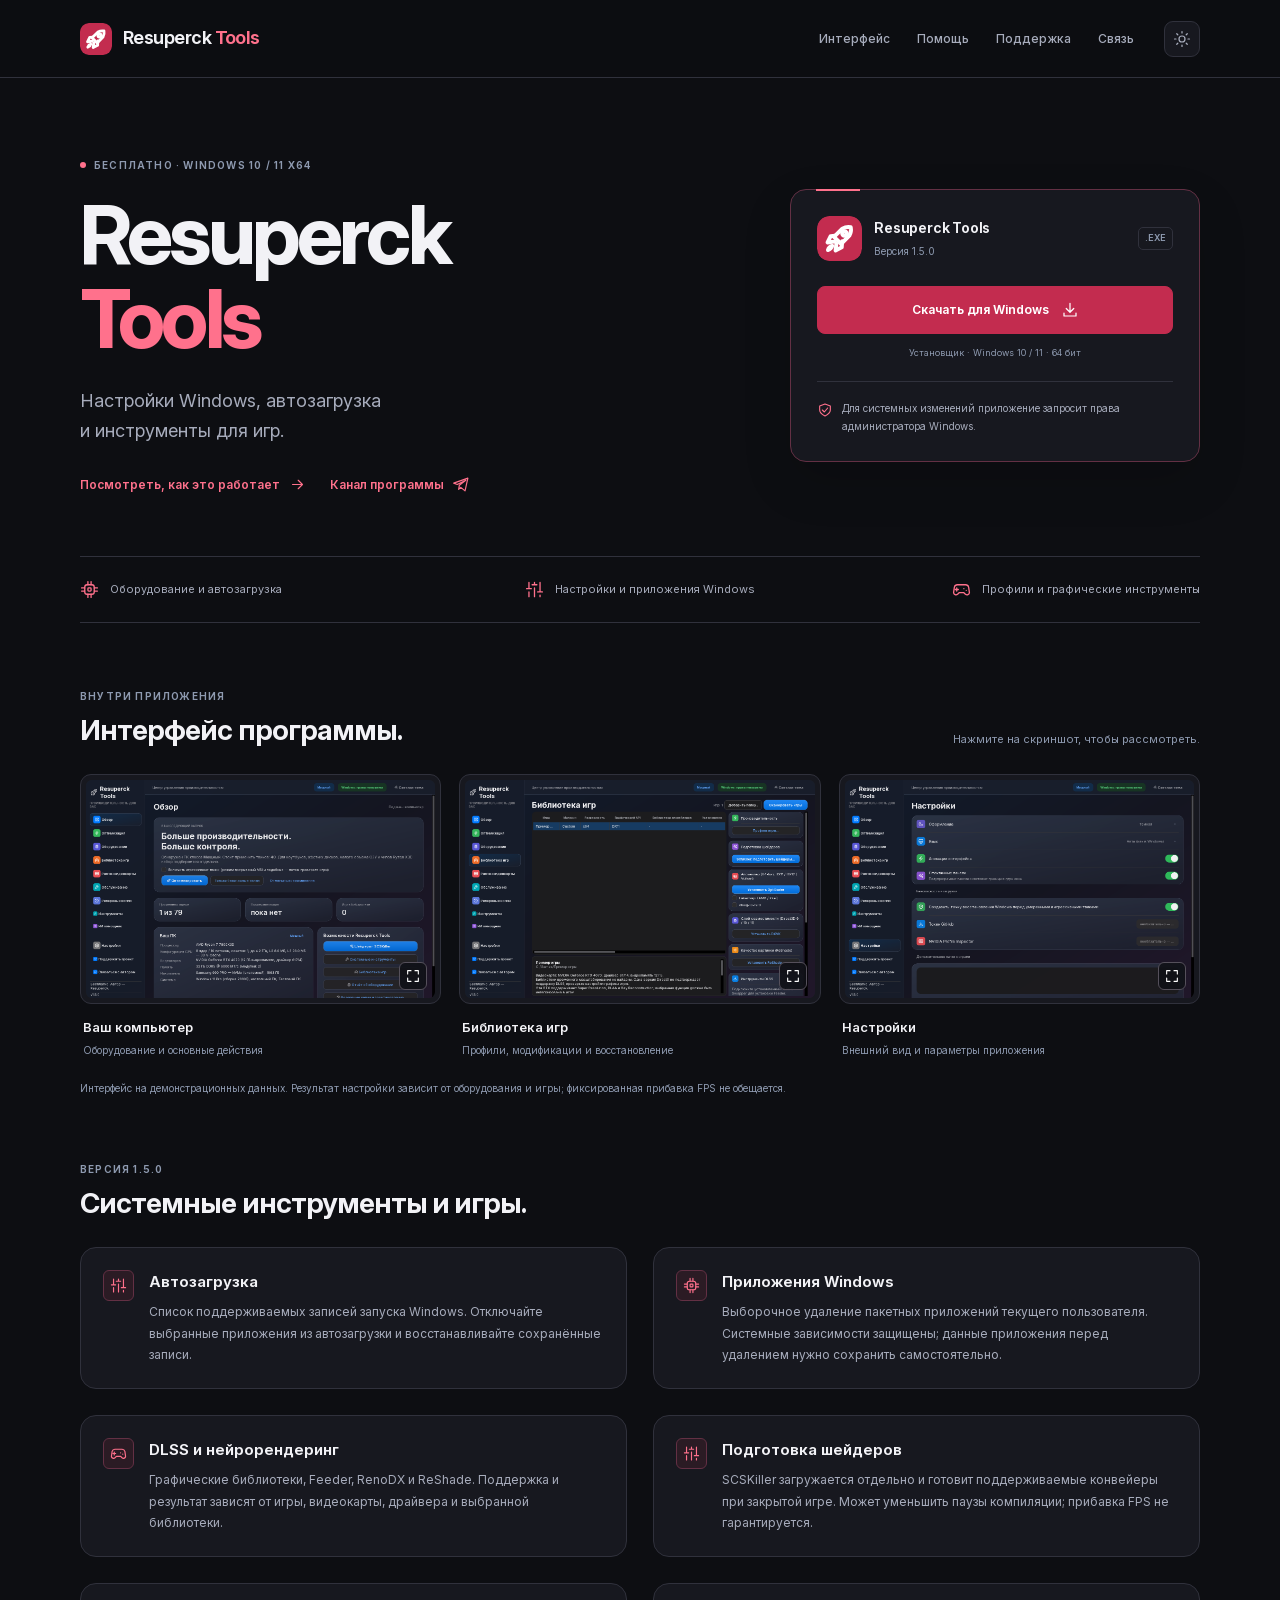
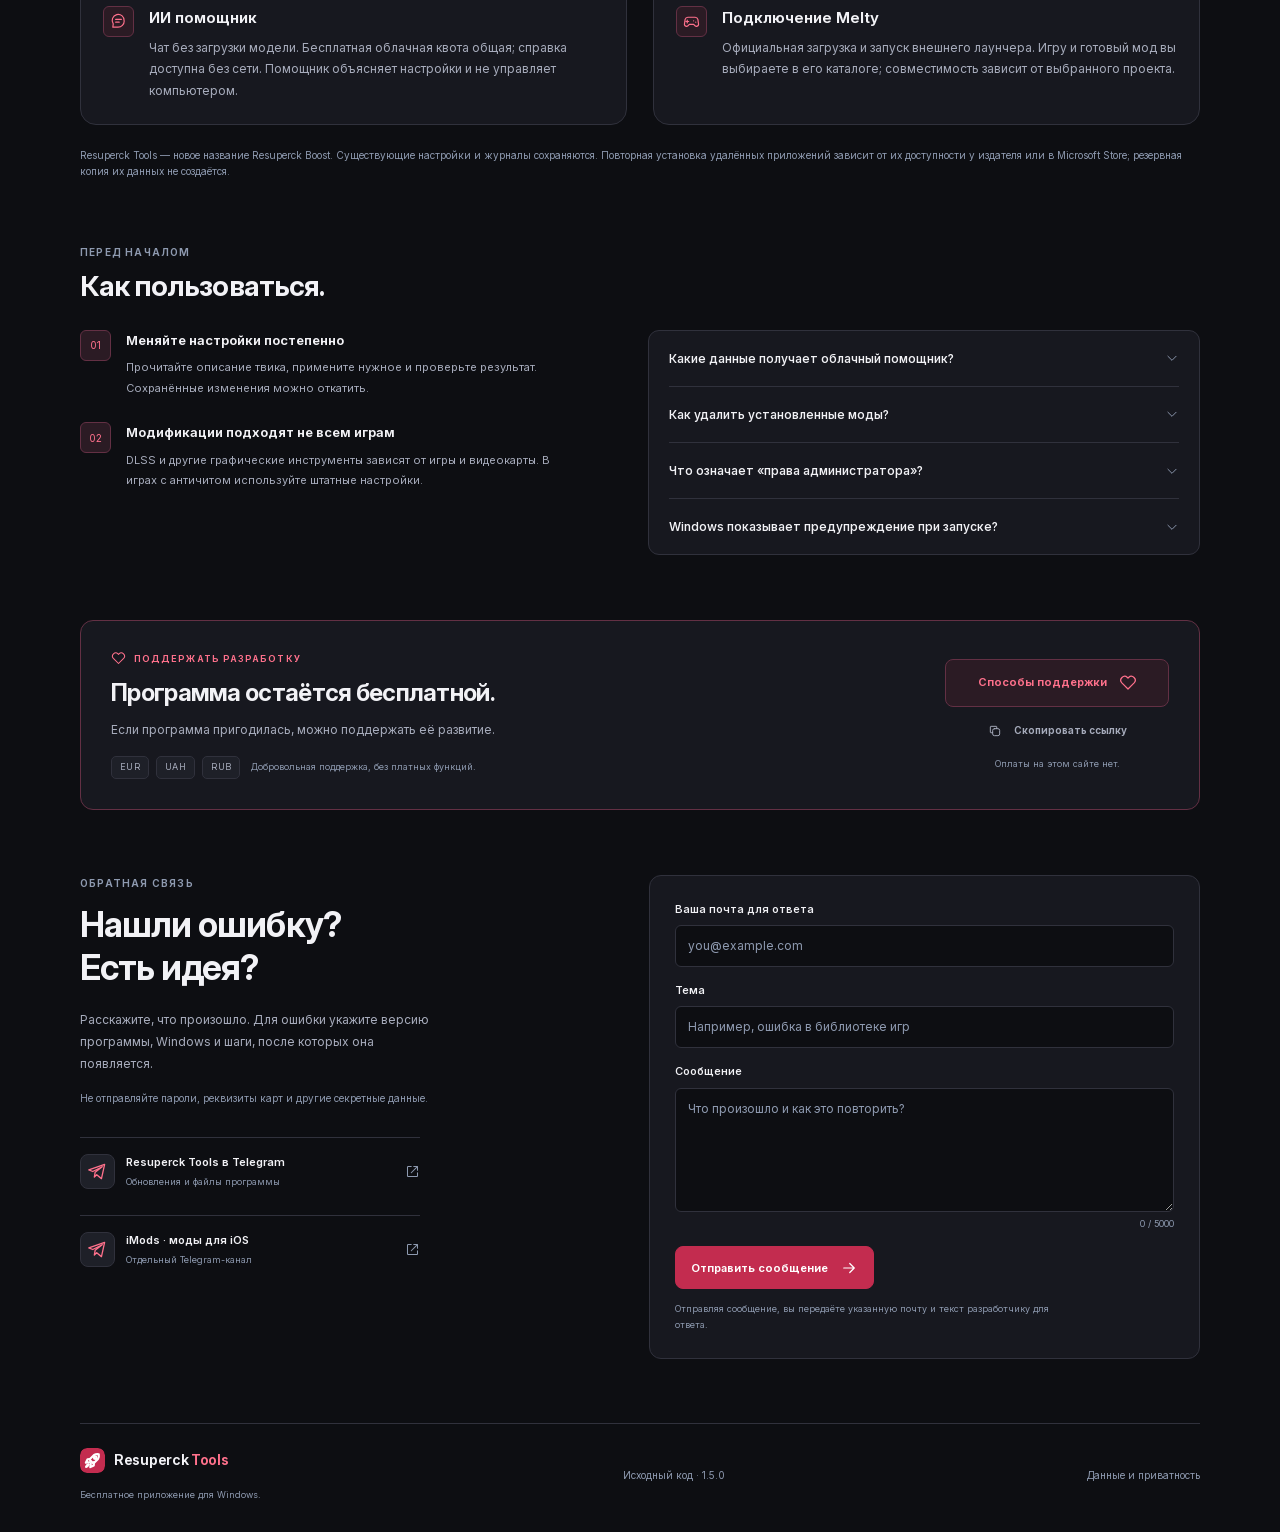
<file: index.html>
<!doctype html>
<html lang="ru" data-theme="dark">
<head>
  <meta charset="utf-8">
  <meta name="viewport" content="width=device-width, initial-scale=1">
  <meta name="color-scheme" content="dark light">
  <meta name="theme-color" content="#0d0e12">
  <meta name="author" content="Resuperck">
  <title>Resuperck Tools — настройки Windows и инструменты для игр</title>
  <meta name="description" content="Resuperck Tools: настройки Windows, автозагрузка, удаление ненужных приложений, игровые профили и графические инструменты. Бесплатно для Windows 10 / 11 x64.">
  <link rel="canonical" href="https://resuperck.pages.dev/">
  <meta property="og:type" content="website">
  <meta property="og:url" content="https://resuperck.pages.dev/">
  <meta property="og:locale" content="ru_RU">
  <meta property="og:site_name" content="Resuperck Tools">
  <meta property="og:title" content="Resuperck Tools — ваш ПК, ваши настройки">
  <meta property="og:description" content="Настройки Windows и инструменты для игр в одном бесплатном приложении.">
  <meta name="twitter:card" content="summary">
  <link rel="icon" href="assets/rocket.svg" type="image/svg+xml">
  <script type="application/ld+json">
  {
    "@context": "https://schema.org",
    "@type": "WebSite",
    "@id": "https://resuperck.pages.dev/#website",
    "url": "https://resuperck.pages.dev/",
    "name": "Resuperck Tools",
    "alternateName": "Resuperck",
    "inLanguage": "ru",
    "sameAs": ["https://github.com/kluchkoartem3-hash/resuperck-tools", "https://t.me/Resuperck_Tools"]
  }
  </script>
  <script>try{const t=localStorage.getItem('resuperck-theme');if(t==='dark'||t==='light')document.documentElement.dataset.theme=t;}catch(_){}</script>
  <link rel="stylesheet" href="style.css">
  <script src="site-config.js" defer></script>
  <script src="app.js" defer></script>
</head>
<body>
  <svg class="svg-library" xmlns="http://www.w3.org/2000/svg" aria-hidden="true">
    <symbol id="i-arrow" viewBox="0 0 24 24"><path d="M5 12h14m-6-6 6 6-6 6"/></symbol>
    <symbol id="i-download" viewBox="0 0 24 24"><path d="M12 3v12m-5-5 5 5 5-5M4 16v4h16v-4"/></symbol>
    <symbol id="i-external" viewBox="0 0 24 24"><path d="M14 4h6v6m-1-5-9 9M10 4H5a1 1 0 0 0-1 1v14a1 1 0 0 0 1 1h14a1 1 0 0 0 1-1v-5"/></symbol>
    <symbol id="i-heart" viewBox="0 0 24 24"><path d="m12 20-8.2-8.1a5.2 5.2 0 0 1 7.4-7.3l.8.8.8-.8a5.2 5.2 0 0 1 7.4 7.3L12 20Z"/></symbol>
    <symbol id="i-copy" viewBox="0 0 24 24"><rect x="8" y="8" width="12" height="12" rx="3"/><path d="M15 8V5a1 1 0 0 0-1-1H5a1 1 0 0 0-1 1v9a1 1 0 0 0 1 1h3"/></symbol>
    <symbol id="i-check" viewBox="0 0 24 24"><path d="m5 12 4 4L19 6"/></symbol>
    <symbol id="i-moon" viewBox="0 0 24 24"><path d="M20.7 13A8.8 8.8 0 0 1 11 3.3 8.8 8.8 0 1 0 20.7 13Z"/></symbol>
    <symbol id="i-sun" viewBox="0 0 24 24"><circle cx="12" cy="12" r="4"/><path d="M12 2v2m0 16v2M2 12h2m16 0h2M5 5l1.4 1.4m11.2 11.2L19 19M5 19l1.4-1.4M17.6 6.4 19 5"/></symbol>
    <symbol id="i-cpu" viewBox="0 0 24 24"><rect x="6" y="6" width="12" height="12" rx="3"/><path d="M10 2v4m4-4v4m-4 12v4m4-4v4M2 10h4m-4 4h4m12-4h4m-4 4h4"/><rect x="10" y="10" width="4" height="4" rx="1"/></symbol>
    <symbol id="i-sliders" viewBox="0 0 24 24"><path d="M5 3v8m0 4v6M12 3v3m0 4v11M19 3v12m0 4v2M2 11h6m1-5h6m1 9h6"/></symbol>
    <symbol id="i-game" viewBox="0 0 24 24"><path d="M7 6h10a4 4 0 0 1 4 3l1 7a3 3 0 0 1-5 2l-2-2H9l-2 2a3 3 0 0 1-5-2l1-7a4 4 0 0 1 4-3Z"/><path d="M6 10v4m-2-2h4m7-1h.01M18 13h.01"/></symbol>
    <symbol id="i-shield" viewBox="0 0 24 24"><path d="m12 3 8 3v6c0 4-4 7-8 9-4-2-8-5-8-9V6l8-3Z"/><path d="m8 12 3 3 5-6"/></symbol>
    <symbol id="i-message" viewBox="0 0 24 24"><path d="M20 11.5a8.5 8.5 0 0 1-8.5 8.5H4l.6-4.6A8.5 8.5 0 1 1 20 11.5Z"/><path d="M8 9h8m-8 4h5"/></symbol>
    <symbol id="i-chevron" viewBox="0 0 24 24"><path d="m9 5 7 7-7 7"/></symbol>
    <symbol id="i-close" viewBox="0 0 24 24"><path d="m6 6 12 12M6 18 18 6"/></symbol>
    <symbol id="i-expand" viewBox="0 0 24 24"><path d="M9 4H4v5m11-5h5v5M4 15v5h5m11-5v5h-5"/></symbol>
    <symbol id="i-telegram" viewBox="0 0 24 24"><path d="m21 3-4 18-6-5-3 3 1-6 9-7-12 6-5-2L21 3Z"/></symbol>
  </svg>
  <a class="skip-link" href="#main">К содержимому</a>
  <header class="site-header"><div class="header-inner wrap">
    <a href="#" class="brand" aria-label="Resuperck Tools — в начало"><img src="assets/rocket.svg" width="32" height="32" alt=""><span>Resuperck <b>Tools</b></span></a>
    <nav aria-label="Основная навигация"><a href="#screenshots">Интерфейс</a><a href="#help">Помощь</a><a href="#support">Поддержка</a><a href="#contact">Связь</a></nav>
    <button type="button" class="theme-toggle" id="theme-toggle" aria-label="Включить светлую тему" aria-pressed="true" title="Включить светлую тему"><svg class="icon" aria-hidden="true"><use href="#i-sun"/></svg><span class="theme-label">Включить светлую тему</span></button>
  </div></header>
  <main id="main">
    <section class="hero wrap" aria-labelledby="hero-title">
      <div class="hero-copy"><p class="eyebrow"><span class="red-dot" aria-hidden="true"></span>Бесплатно · Windows 10 / 11 x64</p><h1 id="hero-title">Resuperck <span>Tools</span></h1><p class="hero-description">Настройки Windows, автозагрузка<br class="desktop-break"> и инструменты для игр.</p><div class="hero-links"><a class="text-link" href="#screenshots">Посмотреть, как это работает<svg class="icon" aria-hidden="true"><use href="#i-arrow"/></svg></a><a class="text-link project-telegram-link" href="https://t.me/Resuperck_Tools" target="_blank" rel="noopener noreferrer">Канал программы<svg class="icon" aria-hidden="true"><use href="#i-telegram"/></svg></a></div></div>
      <div class="download-card"><div class="release-top"><img src="assets/rocket.svg" alt="" width="45" height="45"><div><strong>Resuperck Tools</strong><span>Версия 1.5.0</span></div><span class="file-label">.EXE</span></div><a class="button button-primary button-wide download-link" href="https://github.com/kluchkoartem3-hash/resuperck-tools/releases/download/v1.5.0/ResuperckTools-Setup-1.5.0.exe" download>Скачать для Windows<svg class="icon" aria-hidden="true"><use href="#i-download"/></svg></a><p class="download-meta">Установщик · Windows 10 / 11 · 64 бит</p><div class="download-note"><svg class="icon" aria-hidden="true"><use href="#i-shield"/></svg><p>Для системных изменений приложение запросит права администратора Windows.</p></div></div>
    </section>
    <section class="feature-strip wrap" aria-label="Возможности программы"><div><svg class="icon" aria-hidden="true"><use href="#i-cpu"/></svg><span>Оборудование и автозагрузка</span></div><div><svg class="icon" aria-hidden="true"><use href="#i-sliders"/></svg><span>Настройки и приложения Windows</span></div><div><svg class="icon" aria-hidden="true"><use href="#i-game"/></svg><span>Профили и графические инструменты</span></div></section>
    <section class="section wrap screenshots-section" id="screenshots" aria-labelledby="screenshots-title"><div class="section-heading"><div><p class="eyebrow">Внутри приложения</p><h2 id="screenshots-title">Интерфейс программы.</h2></div><p>Нажмите на скриншот, чтобы рассмотреть.</p></div><div class="screenshot-grid">
      <figure><button type="button" class="screenshot-button" data-screenshot="assets/screenshots/overview.png" data-caption="Главная — информация о компьютере и основные действия" aria-label="Увеличить скриншот главной страницы"><img src="assets/screenshots/overview.png" alt="Главная страница Resuperck Tools с информацией о компьютере" width="1440" height="900" loading="lazy"><span class="expand-mark"><svg class="icon" aria-hidden="true"><use href="#i-expand"/></svg></span></button><figcaption><strong>Ваш компьютер</strong><span>Оборудование и основные действия</span></figcaption></figure>
      <figure><button type="button" class="screenshot-button" data-screenshot="assets/screenshots/games.png" data-caption="Библиотека игр — профили и графические инструменты" aria-label="Увеличить скриншот библиотеки игр"><img src="assets/screenshots/games.png" alt="Библиотека игр Resuperck Tools с настройками выбранной игры" width="1440" height="900" loading="lazy"><span class="expand-mark"><svg class="icon" aria-hidden="true"><use href="#i-expand"/></svg></span></button><figcaption><strong>Библиотека игр</strong><span>Профили, модификации и восстановление</span></figcaption></figure>
      <figure><button type="button" class="screenshot-button" data-screenshot="assets/screenshots/settings.png" data-caption="Настройки — внешний вид и параметры приложения" aria-label="Увеличить скриншот настроек"><img src="assets/screenshots/settings.png" alt="Страница настроек Resuperck Tools" width="1440" height="900" loading="lazy"><span class="expand-mark"><svg class="icon" aria-hidden="true"><use href="#i-expand"/></svg></span></button><figcaption><strong>Настройки</strong><span>Внешний вид и параметры приложения</span></figcaption></figure>
    </div><p class="section-footnote">Интерфейс на демонстрационных данных. Результат настройки зависит от оборудования и игры; фиксированная прибавка FPS не обещается.</p></section>
    <section class="section wrap" aria-labelledby="release-title"><div class="section-heading"><div><p class="eyebrow">Версия 1.5.0</p><h2 id="release-title">Системные инструменты и игры.</h2></div></div><div class="quick-tips release-highlights">
      <article><span class="tip-number"><svg class="icon" aria-hidden="true"><use href="#i-sliders"/></svg></span><div><h3>Автозагрузка</h3><p>Список поддерживаемых записей запуска Windows. Отключайте выбранные приложения из автозагрузки и восстанавливайте сохранённые записи.</p></div></article>
      <article><span class="tip-number"><svg class="icon" aria-hidden="true"><use href="#i-cpu"/></svg></span><div><h3>Приложения Windows</h3><p>Выборочное удаление пакетных приложений текущего пользователя. Системные зависимости защищены; данные приложения перед удалением нужно сохранить самостоятельно.</p></div></article>
      <article><span class="tip-number"><svg class="icon" aria-hidden="true"><use href="#i-game"/></svg></span><div><h3>DLSS и нейрорендеринг</h3><p>Графические библиотеки, Feeder, RenoDX и ReShade. Поддержка и результат зависят от игры, видеокарты, драйвера и выбранной библиотеки.</p></div></article>
      <article><span class="tip-number"><svg class="icon" aria-hidden="true"><use href="#i-sliders"/></svg></span><div><h3>Подготовка шейдеров</h3><p>SCSKiller загружается отдельно и готовит поддерживаемые конвейеры при закрытой игре. Может уменьшить паузы компиляции; прибавка FPS не гарантируется.</p></div></article>
      <article><span class="tip-number"><svg class="icon" aria-hidden="true"><use href="#i-message"/></svg></span><div><h3>ИИ помощник</h3><p>Чат без загрузки модели. Бесплатная облачная квота общая; справка доступна без сети. Помощник объясняет настройки и не управляет компьютером.</p></div></article>
      <article><span class="tip-number"><svg class="icon" aria-hidden="true"><use href="#i-game"/></svg></span><div><h3>Подключение Melty</h3><p>Официальная загрузка и запуск внешнего лаунчера. Игру и готовый мод вы выбираете в его каталоге; совместимость зависит от выбранного проекта.</p></div></article>
    </div><p class="section-footnote">Resuperck Tools — новое название Resuperck Boost. Существующие настройки и журналы сохраняются. Повторная установка удалённых приложений зависит от их доступности у издателя или в Microsoft Store; резервная копия их данных не создаётся.</p></section>
    <section class="section wrap help-section" id="help" aria-labelledby="help-title"><div class="section-heading"><div><p class="eyebrow">Перед началом</p><h2 id="help-title">Как пользоваться.</h2></div></div><div class="help-layout"><div class="quick-tips"><article><span class="tip-number">01</span><div><h3>Меняйте настройки постепенно</h3><p>Прочитайте описание твика, примените нужное и проверьте результат. Сохранённые изменения можно откатить.</p></div></article><article><span class="tip-number">02</span><div><h3>Модификации подходят не всем играм</h3><p>DLSS и другие графические инструменты зависят от игры и видеокарты. В играх с античитом используйте штатные настройки.</p></div></article></div><div class="faq-list">
      <details><summary>Какие данные получает облачный помощник?<svg class="icon" aria-hidden="true"><use href="#i-chevron"/></svg></summary><div class="faq-answer"><p>Только после отправки вопроса приложение передаёт его и короткую историю диалога в сервис Resuperck на Cloudflare Workers AI. Файлы, журналы и характеристики ПК автоматически не прикладываются. Помощник может ошибаться и не выполняет действия на компьютере. Если сеть или общая квота недоступны, используйте обычную справку.</p></div></details>
      <details><summary>Как удалить установленные моды?<svg class="icon" aria-hidden="true"><use href="#i-chevron"/></svg></summary><div class="faq-answer"><p>Для графических модов выберите игру и нажмите «Удалить моды»: программа удалит записанные в её журнале файлы, включая DXVK, и восстановит сохранённые оригиналы. Для модов другого установщика используйте его функцию восстановления.</p></div></details>
      <details><summary>Что означает «права администратора»?<svg class="icon" aria-hidden="true"><use href="#i-chevron"/></svg></summary><div class="faq-answer"><p>Это разрешения Windows для изменения системных параметров. Они доступны пользователю после подтверждения UAC и не означают аккаунт разработчика. Запускать сами игры с повышенными правами обычно не требуется.</p></div></details>
      <details><summary>Windows показывает предупреждение при запуске?<svg class="icon" aria-hidden="true"><use href="#i-chevron"/></svg></summary><div class="faq-answer"><p>Проверяйте источник загрузки и имя файла. Предупреждение о неизвестном издателе само по себе не подтверждает безопасность программы. Если есть сомнения, не запускайте файл и напишите разработчику через раздел связи ниже.</p></div></details>
    </div></div></section>
    <section class="section wrap support-section" id="support" aria-labelledby="support-title"><div class="support-card"><div class="support-copy"><p class="eyebrow"><svg class="icon" aria-hidden="true"><use href="#i-heart"/></svg>Поддержать разработку</p><h2 id="support-title">Программа остаётся бесплатной.</h2><p>Если программа пригодилась, можно поддержать её развитие.</p><div class="currency-tags"><span>EUR</span><span>UAH</span><span>RUB</span><small>Добровольная поддержка, без платных функций.</small></div></div><div class="support-actions"><button type="button" class="button button-secondary" id="support-open" aria-haspopup="dialog">Способы поддержки<svg class="icon" aria-hidden="true"><use href="#i-heart"/></svg></button><button type="button" class="button button-copy" id="copy-link"><svg class="icon" aria-hidden="true"><use href="#i-copy"/></svg><span>Скопировать ссылку</span></button><p>Оплаты на этом сайте нет.</p></div></div></section>
    <section class="section wrap contact-section" id="contact" aria-labelledby="contact-title"><div class="contact-intro"><p class="eyebrow">Обратная связь</p><h2 id="contact-title">Нашли ошибку?<br>Есть идея?</h2><p>Расскажите, что произошло. Для ошибки укажите версию программы, Windows и шаги, после которых она появляется.</p><p class="contact-warning">Не отправляйте пароли, реквизиты карт и другие секретные данные.</p><a class="community-link project-telegram-link" href="https://t.me/Resuperck_Tools" target="_blank" rel="noopener noreferrer"><span class="mini-icon"><svg class="icon" aria-hidden="true"><use href="#i-telegram"/></svg></span><span><strong>Resuperck Tools в Telegram</strong><small>Обновления и файлы программы</small></span><svg class="icon" aria-hidden="true"><use href="#i-external"/></svg></a><a class="community-link" href="https://t.me/iMods_ipa" target="_blank" rel="noopener noreferrer"><span class="mini-icon"><svg class="icon" aria-hidden="true"><use href="#i-telegram"/></svg></span><span><strong>iMods · моды для iOS</strong><small>Отдельный Telegram-канал</small></span><svg class="icon" aria-hidden="true"><use href="#i-external"/></svg></a></div><div class="contact-panel"><div class="contact-unavailable" id="contact-unavailable"><span class="contact-symbol"><svg class="icon" aria-hidden="true"><use href="#i-message"/></svg></span><h3>Напишите напрямую</h3><p>Если форма недоступна, свяжитесь с разработчиком в Telegram.</p><a class="button button-primary contact-telegram-link" href="https://t.me/supernaturalizm" target="_blank" rel="noopener noreferrer">Написать в Telegram<svg class="icon" aria-hidden="true"><use href="#i-arrow"/></svg></a></div><form id="contact-form" class="contact-form" aria-describedby="contact-status" hidden><fieldset id="contact-fields"><legend class="sr-only">Сообщение разработчику</legend><div class="field"><label for="reply-email">Ваша почта для ответа</label><input id="reply-email" name="replyEmail" type="email" autocomplete="email" maxlength="254" placeholder="you@example.com" required></div><div class="field"><label for="message-subject">Тема</label><input id="message-subject" name="subject" type="text" minlength="3" maxlength="120" placeholder="Например, ошибка в библиотеке игр" required></div><div class="field"><label for="message-body">Сообщение</label><textarea id="message-body" name="message" minlength="10" maxlength="5000" rows="5" placeholder="Что произошло и как это повторить?" required aria-describedby="message-count"></textarea><span id="message-count" class="field-hint">0 / 5000</span></div><div class="honeypot" aria-hidden="true"><label for="contact-website">Не заполняйте это поле</label><input id="contact-website" name="website" type="text" tabindex="-1" autocomplete="off"></div><button class="button button-primary" id="contact-submit" type="submit">Отправить сообщение<svg class="icon" aria-hidden="true"><use href="#i-arrow"/></svg></button><p class="form-note">Отправляя сообщение, вы передаёте указанную почту и текст разработчику для ответа.</p></fieldset><p id="contact-status" class="form-status" role="status" aria-live="polite"></p></form></div></section>
  </main>
  <footer class="site-footer wrap"><div><a class="brand footer-brand" href="#"><img src="assets/rocket.svg" width="25" height="25" alt=""><span>Resuperck <b>Tools</b></span></a><p>Бесплатное приложение для Windows.</p></div><a class="footer-link" href="https://github.com/kluchkoartem3-hash/resuperck-tools/releases/download/v1.5.0/ResuperckTools-1.5.0-sources.zip" download>Исходный код · 1.5.0</a><button type="button" class="footer-link" id="privacy-button">Данные и приватность</button></footer>
  <div id="toast" class="toast" role="status" aria-live="polite" aria-atomic="true" hidden></div>
  <dialog id="screenshot-dialog" class="screenshot-dialog" aria-labelledby="screenshot-caption"><div class="lightbox-toolbar"><p id="screenshot-caption"></p><button class="icon-button" type="button" id="screenshot-close" aria-label="Закрыть скриншот"><svg class="icon" aria-hidden="true"><use href="#i-close"/></svg></button></div><img id="screenshot-image" alt=""></dialog>
  <dialog id="support-dialog" class="support-dialog" aria-labelledby="support-dialog-title">
    <div class="dialog-top"><h2 id="support-dialog-title">Поддержать Resuperck Tools</h2><button class="icon-button" type="button" id="support-close" aria-label="Закрыть способы поддержки"><svg class="icon" aria-hidden="true"><use href="#i-close"/></svg></button></div>
    <p class="support-dialog-intro">Добровольная поддержка разработки. Все функции программы остаются бесплатными.</p>
    <div class="support-methods">
      <div class="support-method" id="support-revolut"><div><h3>Revolut <span>EUR</span></h3><p>Перевод по публичной платёжной ссылке.</p></div><a class="button button-secondary" target="_blank" rel="noopener noreferrer" hidden>Открыть Revolut<svg class="icon" aria-hidden="true"><use href="#i-external"/></svg></a><span class="method-status">Ссылка ещё не добавлена</span></div>
      <div class="support-method" id="support-monobank"><div><h3>Банка monobank <span>UAH</span></h3><p>Поддержка через страницу Банки.</p></div><a class="button button-secondary" target="_blank" rel="noopener noreferrer" hidden>Открыть Банку<svg class="icon" aria-hidden="true"><use href="#i-external"/></svg></a><span class="method-status">Ссылка ещё не добавлена</span></div>
      <div class="support-method" id="support-boosty"><div><h3>Boosty <span>RUB</span></h3><p>Поддержка через страницу автора.</p></div><a class="button button-secondary" target="_blank" rel="noopener noreferrer" hidden>Открыть Boosty<svg class="icon" aria-hidden="true"><use href="#i-external"/></svg></a><span class="method-status">Приём рублей пока не подключён</span></div>
    </div>

    <p class="support-dialog-note">Перевод оформляется на стороне выбранного сервиса. Этот сайт не принимает данные карт.</p>
  </dialog>
  <dialog id="privacy-dialog" aria-labelledby="privacy-title"><div class="dialog-top"><h2 id="privacy-title">Данные и приватность</h2><button class="icon-button" type="button" id="privacy-close" aria-label="Закрыть"><svg class="icon" aria-hidden="true"><use href="#i-close"/></svg></button></div><div class="dialog-content"><p>На странице нет платёжных форм, регистрации и сторонней аналитики. Выбор темы сохраняется в локальном хранилище браузера.</p><p id="privacy-contact-text">Форма связи передаёт указанную почту, тему и сообщение разработчику через Formspree для ответа.</p><p>Ссылки поддержки и Telegram открывают внешние сервисы, где действуют их условия и настройки приватности. Инфраструктура сайта и доставки сообщений также обрабатывает технические запросы.</p><p>Поддержка добровольная. Данные карты, пароли, коды подтверждения и приватные ключи на этом сайте не запрашиваются.</p></div><button class="button button-primary button-wide" type="button" id="privacy-done">Понятно</button></dialog>
  <noscript><div class="noscript-note">JavaScript отключён: загрузка программы, ссылки и справка доступны. Для формы связи и увеличения скриншотов включите JavaScript.</div></noscript>
</body>
</html>
</file>
<file: style.css>
@charset "UTF-8";
@font-face{font-family:InterVariable;font-style:normal;font-weight:100 900;font-display:swap;src:url("assets/fonts/InterVariable.woff2") format("woff2")}
[hidden]{display:none!important}
.support-dialog{width:min(620px,calc(100% - 32px));max-height:calc(100dvh - 32px);overflow-y:auto}.support-dialog .dialog-top h2{font-size:clamp(20px,4vw,26px);line-height:1.25}.support-dialog-intro,.support-dialog-note{font-size:13px;color:var(--muted);line-height:1.65}.support-dialog-intro{margin-bottom:20px}.support-methods{display:grid;gap:12px}.support-method{display:flex;align-items:center;flex-wrap:wrap;gap:14px;border:1px solid var(--line);background:var(--surface-soft);border-radius:12px;padding:17px}.support-method>div{flex:1 1 230px;min-width:0}.support-method h3{display:flex;align-items:center;gap:10px;font-size:15px;line-height:1.4}.support-method h3 span{font-size:10px;font-weight:600;color:var(--accent);border:1px solid var(--accent-line);border-radius:5px;padding:2px 6px}.support-method p{font-size:12px;line-height:1.6;color:var(--muted);margin-top:5px}.support-method .button{font-size:12px;min-height:40px}.method-status{font-size:11px;color:var(--muted)}.support-fallback{margin-top:22px;padding-top:20px;border-top:1px solid var(--line)}.support-fallback p{font-size:12px;color:var(--muted);margin-bottom:12px}.support-fallback .button{width:100%;font-size:13px}.support-dialog-note{font-size:11px;margin-top:15px}
:root{color-scheme:dark;--bg:#0d0e12;--surface:#17181f;--surface-soft:#1e2028;--header:rgba(13,14,18,.9);--text:#f2f2f6;--muted:#a7acbc;--faint:#8e9ab0;--line:#30313c;--accent:#ff718c;--accent-hover:#ff94a9;--accent-soft:#2b1b24;--accent-line:#633044;--solid:#c32c4f;--solid-hover:#ac2444;--shadow:0 20px 50px rgba(0,0,0,.14);--wrap:1120px}
:root[data-theme=light]{color-scheme:light;--bg:#f7f7fa;--surface:#fff;--surface-soft:#f1f2f6;--header:rgba(247,247,250,.9);--text:#1b2030;--muted:#596479;--faint:#627086;--line:#dddfe8;--accent:#ac1e41;--accent-hover:#861633;--accent-soft:#f9edf1;--accent-line:#e2b4c1;--solid:#b52447;--solid-hover:#9e1b3b;--shadow:0 20px 50px rgba(30,25,40,.04)}
*,*::before,*::after{box-sizing:border-box}html{scroll-behavior:smooth;scroll-padding-top:100px}body{margin:0;background:var(--bg);color:var(--text);font-family:-apple-system,BlinkMacSystemFont,"InterVariable",system-ui,"Segoe UI",sans-serif;font-optical-sizing:auto;font-size:16px;line-height:1.6;-webkit-font-smoothing:antialiased}a{color:inherit;text-decoration:none}button,input,textarea,select{font:inherit}button{cursor:pointer}button:disabled{cursor:not-allowed}a,button,summary{touch-action:manipulation;-webkit-tap-highlight-color:transparent}a:focus-visible,button:focus-visible,summary:focus-visible{outline:2px solid var(--accent);outline-offset:5px;border-radius:5px}h1,h2,h3,p,figure{margin:0}img{display:block;max-width:100%}.wrap{width:min(var(--wrap),calc(100% - 64px));margin-inline:auto}.icon{display:inline-block;flex-shrink:0;width:22px;height:22px;fill:none;stroke:currentColor;stroke-width:1.65;stroke-linecap:round;stroke-linejoin:round;vertical-align:middle}.svg-library{position:absolute;width:0;height:0;overflow:hidden}.skip-link{position:fixed;z-index:100;left:20px;top:-80px;background:var(--surface);color:var(--accent);border:1px solid var(--accent-line);padding:12px 20px;border-radius:8px}.skip-link:focus{top:14px}.sr-only,.theme-label{position:absolute;width:1px;height:1px;padding:0;border:0;overflow:hidden;clip-path:inset(50%);white-space:nowrap}.site-header{position:sticky;z-index:20;top:0;background:var(--header);border-bottom:1px solid var(--line);-webkit-backdrop-filter:blur(20px);backdrop-filter:blur(20px)}.header-inner{display:flex;align-items:center;gap:30px;min-height:77px}.brand{display:inline-flex;align-items:center;gap:11px;font-weight:650;font-size:18px;letter-spacing:-.55px;white-space:nowrap}.brand img{border-radius:8px}.brand b{font-weight:650;color:var(--accent)}nav{display:flex;gap:27px;margin-left:auto}nav a{color:var(--muted);font-weight:500;font-size:12px;padding:10px 0;transition:color .18s}nav a:hover{color:var(--accent)}.theme-toggle,.icon-button{display:grid;place-items:center;border:1px solid var(--line);background:var(--surface);color:var(--muted);width:36px;height:36px;flex-shrink:0;border-radius:9px;transition:color .18s,border-color .18s,background .18s}.theme-toggle .icon{width:18px;height:18px}.theme-toggle:hover,.icon-button:hover{color:var(--accent);border-color:var(--accent-line);background:var(--accent-soft)}.hero{display:grid;grid-template-columns:minmax(0,1.25fr) minmax(0,.8fr);align-items:center;gap:70px;padding-top:79px;padding-bottom:62px}.hero-copy{min-width:0}.eyebrow{display:flex;align-items:center;gap:8px;font-size:10px;font-weight:650;letter-spacing:.12em;text-transform:uppercase;color:var(--faint)}.red-dot{display:inline-block;width:6px;height:6px;background:var(--accent);border-radius:50%;flex-shrink:0}.hero .eyebrow{margin-bottom:20px}h1{font-size:clamp(54px,6.3vw,82px);font-weight:740;letter-spacing:-3.8px;line-height:1.04}h1 span{display:block;color:var(--accent)}.hero-description{color:var(--muted);font-size:18px;line-height:1.7;margin-top:25px}.hero .text-link{margin-top:24px}.text-link{display:inline-flex;align-items:center;gap:9px;font-size:12px;font-weight:600;color:var(--accent);transition:gap .18s,color .18s}.text-link:hover{gap:13px;color:var(--accent-hover)}.text-link .icon{width:17px;height:17px}.download-card{border:1px solid var(--accent-line);border-radius:16px;background:var(--surface);padding:26px;box-shadow:var(--shadow);min-width:0;position:relative}.download-card::before{content:"";position:absolute;top:-1px;left:25px;width:44px;border-top:2px solid var(--accent)}.release-top{display:flex;align-items:center;gap:12px;margin-bottom:25px}.release-top img{border-radius:12px}.release-top strong{font-size:14px;font-weight:650;line-height:1.4;display:block;letter-spacing:-.2px}.release-top div span{font-size:10px;color:var(--faint);display:block;margin-top:5px}.file-label{font-size:9px;font-weight:600;color:var(--faint);border:1px solid var(--line);border-radius:5px;padding:3px 6px;margin-left:auto}.button{border:1px solid transparent;border-radius:8px;display:inline-flex;justify-content:center;align-items:center;gap:12px;padding:13px 18px;min-height:48px;font-size:12px;font-weight:650;line-height:1.5;text-align:center;transition:background .18s,border-color .18s,color .18s,transform .18s}.button .icon{width:18px;height:18px}.button-primary{color:#fff;background:var(--solid);border-color:var(--solid)}.button-primary:hover{background:var(--solid-hover);border-color:var(--solid-hover);transform:translateY(-1px)}.button-primary:active{transform:translateY(1px)}.button-primary:disabled{background:var(--surface-soft);border-color:var(--line);color:var(--faint);transform:none}.button-wide{width:100%}.download-meta{font-size:9px;line-height:1.6;color:var(--faint);text-align:center;margin-top:12px}.download-note{display:flex;gap:9px;border-top:1px solid var(--line);padding-top:18px;margin-top:21px;color:var(--muted)}.download-note .icon{width:16px;height:16px;margin-top:2px;color:var(--accent)}.download-note p{font-size:10px;line-height:1.75}.feature-strip{display:grid;grid-template-columns:repeat(3,minmax(0,1fr));border-top:1px solid var(--line);border-bottom:1px solid var(--line);padding-block:23px;gap:25px}.feature-strip>div{display:flex;align-items:center;gap:11px;min-width:0}.feature-strip>div:nth-child(2){justify-content:center}.feature-strip>div:last-child{justify-content:flex-end}.feature-strip .icon{color:var(--accent);width:19px;height:19px}.feature-strip span{font-size:11px;color:var(--muted)}.section{padding-top:65px;padding-bottom:0}.section-heading{display:flex;justify-content:space-between;align-items:flex-end;gap:25px;margin-bottom:26px}.section-heading .eyebrow{margin-bottom:9px}h2{font-size:28px;font-weight:680;letter-spacing:-.95px;line-height:1.25}.section-heading>p{color:var(--faint);font-size:11px}.screenshot-grid{display:grid;grid-template-columns:repeat(3,minmax(0,1fr));gap:18px}.screenshot-grid figure{min-width:0}.screenshot-button{position:relative;width:100%;display:block;background:var(--surface);padding:5px;border:1px solid var(--line);border-radius:11px;overflow:hidden;transition:border-color .2s,transform .2s,box-shadow .2s}.screenshot-button:hover{border-color:var(--accent-line);transform:translateY(-3px);box-shadow:var(--shadow)}.screenshot-button:active{transform:translateY(0)}.screenshot-button>img{width:100%;height:auto;aspect-ratio:16/10;object-fit:cover;object-position:top;border-radius:6px;display:block;background:var(--surface-soft)}.expand-mark{position:absolute;bottom:13px;right:13px;display:grid;place-items:center;width:28px;height:28px;background:rgba(15,16,22,.88);color:#fff;border:1px solid #55505b;border-radius:6px;transition:background .18s}.expand-mark .icon{width:16px;height:16px}.screenshot-button:hover .expand-mark{background:var(--solid);border-color:var(--solid)}figcaption{padding:13px 3px 0}figcaption strong{font-size:13px;font-weight:600;display:block}figcaption span{display:block;color:var(--faint);font-size:10px;margin-top:4px}.section-footnote{font-size:10px;color:var(--faint);margin-top:22px}.help-layout{display:grid;grid-template-columns:minmax(0,1fr) minmax(0,1.1fr);gap:66px}.quick-tips{display:flex;flex-direction:column;gap:24px}.quick-tips article{display:flex;align-items:flex-start;gap:15px}.tip-number{font-size:10px;line-height:1;letter-spacing:.04em;color:var(--accent);border:1px solid var(--accent-line);background:var(--accent-soft);border-radius:6px;display:grid;place-items:center;width:31px;height:31px;flex-shrink:0}.quick-tips h3{font-size:13px;font-weight:650;margin-bottom:7px}.quick-tips p{color:var(--muted);font-size:11px;line-height:1.85}.faq-list{padding:0 20px;background:var(--surface);border:1px solid var(--line);border-radius:11px;align-self:start}.faq-list details+details{border-top:1px solid var(--line)}.faq-list summary{list-style:none;display:flex;align-items:center;justify-content:space-between;gap:18px;font-size:12px;font-weight:550;cursor:pointer;padding:18px 0;transition:color .18s}.faq-list summary::-webkit-details-marker{display:none}.faq-list summary:hover{color:var(--accent)}.faq-list summary>.icon{width:14px;height:14px;color:var(--faint);transform:rotate(90deg);transition:transform .18s}.faq-list details[open] summary>.icon{transform:rotate(-90deg);color:var(--accent)}.faq-answer{color:var(--muted);font-size:11px;line-height:1.85;padding:0 20px 18px 0}.support-card{display:grid;grid-template-columns:minmax(0,1fr) auto;gap:48px;align-items:center;padding:30px;background:var(--surface);border:1px solid var(--accent-line);border-radius:13px}.support-copy .eyebrow{color:var(--accent);font-size:9px;margin-bottom:12px}.support-copy .eyebrow .icon{width:15px;height:15px}.support-copy h2{font-size:24px;letter-spacing:-.7px}.support-copy>p:not(.eyebrow){font-size:12px;color:var(--muted);line-height:1.8;max-width:600px;margin-top:11px}.currency-tags{display:flex;align-items:center;gap:7px;flex-wrap:wrap;margin-top:15px}.currency-tags>span{font-size:9px;line-height:1.4;letter-spacing:.04em;padding:4px 8px;background:var(--surface-soft);border:1px solid var(--line);border-radius:5px;color:var(--muted)}.currency-tags small{font-size:9px;color:var(--faint);margin-left:4px}.support-actions{display:flex;flex-direction:column;min-width:224px;align-items:stretch}.button-secondary{color:var(--accent);border-color:var(--accent-line);background:var(--accent-soft);font-size:11px}.button-secondary:hover{background:var(--surface-soft);border-color:var(--accent)}.button-copy{background:transparent;color:var(--muted);min-height:40px;font-size:10px;padding:10px;margin-top:4px}.button-copy:hover{color:var(--accent);background:var(--surface-soft)}.button-copy .icon{width:14px;height:14px}.support-actions>p{text-align:center;color:var(--faint);font-size:9px;margin-top:6px}.contact-section{display:grid;grid-template-columns:minmax(0,.85fr) minmax(0,1fr);gap:100px;padding-bottom:64px}.contact-intro .eyebrow{margin-bottom:12px}.contact-intro h2{font-size:35px;line-height:1.25}.contact-intro>p:not(.eyebrow){font-size:12px;color:var(--muted);line-height:1.85;max-width:360px;margin-top:19px}.contact-intro>p.contact-warning{font-size:10px;color:var(--faint);margin-top:13px}.community-link{display:flex;align-items:center;gap:11px;padding:16px 0;border-top:1px solid var(--line);margin-top:30px;max-width:340px;transition:color .18s}.community-link:hover{color:var(--accent)}.mini-icon{background:var(--surface-soft);color:var(--accent);width:35px;height:35px;display:grid;place-items:center;flex-shrink:0;border:1px solid var(--line);border-radius:8px}.mini-icon .icon{width:19px;height:19px}.community-link strong{display:block;font-size:11px;font-weight:600}.community-link small{display:block;font-size:9px;color:var(--faint);margin-top:3px}.community-link>.icon{margin-left:auto;width:15px;height:15px;color:var(--faint)}.contact-form{background:var(--surface);padding:25px;border:1px solid var(--line);border-radius:12px;min-width:0;position:relative}fieldset{border:0;padding:0;margin:0;min-width:0}.field{position:relative;margin-bottom:15px}.field label{font-size:11px;font-weight:550;display:block;margin-bottom:7px}.field input,.field textarea{display:block;width:100%;padding:10px 12px;border:1px solid var(--line);border-radius:6px;background:var(--bg);color:var(--text);font-size:12px;line-height:1.65;outline:none;transition:border-color .18s,box-shadow .18s}.field textarea{resize:vertical;min-height:124px;max-height:340px}.field input::placeholder,.field textarea::placeholder{color:var(--faint);opacity:1}.field input:focus,.field textarea:focus{border-color:var(--accent);box-shadow:0 0 0 2px var(--accent-soft)}.field input:disabled,.field textarea:disabled{opacity:.55}.field-hint{display:block;text-align:right;color:var(--faint);font-size:9px;margin-top:5px}.honeypot{position:absolute;width:1px;height:1px;overflow:hidden;clip-path:inset(50%);pointer-events:none}.contact-form .button{font-size:11px;min-height:43px;padding:11px 15px}.form-note{font-size:9px;color:var(--faint);line-height:1.75;margin-top:12px;max-width:400px}.form-status{font-size:11px;color:var(--muted);line-height:1.8;margin-top:14px}.form-status:empty{display:none}.form-status[data-state=success]{color:#76c8a8}.form-status[data-state=error]{color:var(--accent)}:root[data-theme=light] .form-status[data-state=success]{color:#257555}.site-footer{display:flex;align-items:center;justify-content:space-between;gap:25px;border-top:1px solid var(--line);padding-top:24px;padding-bottom:29px}.footer-brand{font-size:14px;letter-spacing:-.3px;gap:9px}.footer-brand img{border-radius:7px}.site-footer p{font-size:9px;color:var(--faint);margin-top:8px}.footer-link{font-size:10px;color:var(--faint);background:none;border:0;padding:10px 0;transition:color .18s}.footer-link:hover{color:var(--accent)}.toast{position:fixed;bottom:25px;left:50%;transform:translateX(-50%);z-index:50;max-width:calc(100% - 32px);width:max-content;background:var(--surface);color:var(--text);border:1px solid var(--accent-line);box-shadow:var(--shadow);border-radius:9px;padding:12px 18px;font-size:12px;line-height:1.6;text-align:center}.toast[hidden]{display:none}dialog{width:min(500px,calc(100% - 32px));max-height:calc(100dvh - 40px);border:1px solid var(--line);border-radius:13px;padding:25px;background:var(--surface);color:var(--text);box-shadow:0 25px 100px rgba(0,0,0,.4)}dialog::backdrop{background:rgba(0,0,0,.7);-webkit-backdrop-filter:blur(5px);backdrop-filter:blur(5px)}.dialog-top{display:flex;justify-content:space-between;align-items:flex-start;gap:18px;margin-bottom:18px}.dialog-top h2{font-size:21px;letter-spacing:-.6px;line-height:1.3}.icon-button{width:31px;height:31px;border-radius:7px}.icon-button .icon{width:17px;height:17px}.dialog-content{font-size:12px;color:var(--muted);line-height:1.85;margin-bottom:23px}.dialog-content p+p{margin-top:12px}.screenshot-dialog{width:min(1400px,calc(100% - 40px));padding:15px;max-height:calc(100dvh - 40px)}.lightbox-toolbar{display:flex;align-items:center;justify-content:space-between;gap:20px;margin-bottom:13px}.lightbox-toolbar p{font-size:12px;line-height:1.6;color:var(--muted)}#screenshot-image{width:100%;height:auto;max-height:calc(100dvh - 126px);object-fit:contain;border-radius:6px}.noscript-note{padding:12px 20px;background:var(--accent-soft);font-size:12px;color:var(--muted);text-align:center}
@media(max-width:1000px){.hero{gap:42px;padding-top:62px;padding-bottom:51px;grid-template-columns:minmax(0,1.1fr) minmax(0,.9fr)}h1{font-size:69px;letter-spacing:-3px}.hero-description{font-size:16px}.download-card{padding:22px}.feature-strip{gap:18px}.feature-strip span{font-size:10px}.feature-strip>div{gap:9px}.help-layout{gap:38px}.contact-section{gap:62px}.support-card{gap:32px}.support-copy h2{font-size:22px}.support-copy>p:not(.eyebrow){font-size:11px}.currency-tags small{font-size:8px}.support-actions{min-width:205px}.section{padding-top:57px}.screenshot-grid{gap:14px}figcaption strong{font-size:12px}figcaption span{font-size:9px}}
@media(max-width:760px){.wrap{width:calc(100% - 40px)}.header-inner{gap:20px;min-height:69px}.brand{font-size:16px;gap:8px}.brand img{width:29px;height:29px}nav{gap:18px}nav a{font-size:10px}.theme-toggle{width:33px;height:33px}.hero{gap:29px;padding-top:52px;padding-bottom:43px;grid-template-columns:minmax(0,1fr) minmax(0,.95fr)}h1{font-size:58px;letter-spacing:-2.6px}.hero .eyebrow{font-size:8px;letter-spacing:.07em;gap:6px;margin-bottom:19px}.hero-description{font-size:14px;margin-top:20px;line-height:1.8}.desktop-break{display:none}.hero .text-link{font-size:10px;margin-top:20px}.download-card{padding:19px}.release-top{gap:10px;margin-bottom:22px}.release-top img{width:38px;height:38px;border-radius:10px}.release-top strong{font-size:12px}.release-top div span{font-size:9px}.file-label{display:none}.download-card .button{font-size:10px;padding-inline:12px;gap:9px;min-height:44px}.download-card .button .icon{width:16px;height:16px}.download-meta{font-size:8px}.download-note{margin-top:17px;padding-top:15px;gap:7px}.download-note p{font-size:9px}.feature-strip{gap:18px;padding-block:19px}.feature-strip span{font-size:9px;line-height:1.65}.feature-strip .icon{width:17px;height:17px}.section{padding-top:45px}.section-heading{gap:20px;margin-bottom:22px}h2{font-size:25px}.section-heading>p{font-size:9px;max-width:160px;text-align:right}.eyebrow{font-size:9px}.screenshot-grid{gap:12px}.screenshot-button{padding:4px;border-radius:9px}.screenshot-button>img{border-radius:5px}.expand-mark{width:23px;height:23px;bottom:10px;right:10px;border-radius:5px}.expand-mark .icon{width:13px;height:13px}figcaption{padding-top:10px}figcaption strong{font-size:11px}figcaption span{font-size:8px;line-height:1.7}.section-footnote{font-size:9px;line-height:1.8;margin-top:19px}.help-layout{gap:30px;grid-template-columns:minmax(0,1fr)}.quick-tips{display:grid;grid-template-columns:repeat(2,minmax(0,1fr));gap:25px}.quick-tips article{gap:11px}.quick-tips h3{font-size:12px}.quick-tips p{font-size:10px;line-height:1.85}.tip-number{width:28px;height:28px;font-size:9px}.faq-list summary{font-size:11px;padding-block:18px}.faq-answer{font-size:10px}.support-card{grid-template-columns:minmax(0,1fr);gap:22px;padding:25px}.support-copy h2{font-size:24px}.support-copy>p:not(.eyebrow){font-size:12px}.support-actions{align-items:flex-start;min-width:0;display:grid;grid-template-columns:auto auto;gap:0 18px;justify-content:start}.support-actions .button{font-size:10px;min-height:43px}.support-actions .button-copy{margin:0}.support-actions>p{grid-column:1;font-size:8px;text-align:left;margin-top:9px}.contact-section{grid-template-columns:minmax(0,.8fr) minmax(0,1fr);gap:34px;padding-bottom:49px}.contact-intro h2{font-size:29px}.contact-intro>p:not(.eyebrow){font-size:11px;margin-top:17px}.contact-intro>p.contact-warning{font-size:9px;margin-top:12px}.community-link{margin-top:24px;gap:9px}.community-link strong{font-size:10px}.community-link small{font-size:8px}.community-link .mini-icon{width:31px;height:31px}.community-link>.icon{width:13px;height:13px}.contact-form{padding:20px}.field input,.field textarea{font-size:11px}.field label{font-size:10px}.form-note{font-size:8px}.contact-form .button{font-size:10px}.form-status{font-size:10px}}
@media(max-width:560px){html{scroll-padding-top:115px}.wrap{width:calc(100% - 36px)}.header-inner{flex-wrap:wrap;justify-content:space-between;gap:0;padding-top:13px;padding-bottom:9px;min-height:98px}.brand{font-size:17px}.brand img{width:30px;height:30px}nav{width:100%;order:3;justify-content:center;gap:26px;margin:5px 0 -4px}nav a{font-size:10px;padding:7px 0}.theme-toggle{width:32px;height:32px}.theme-toggle .icon{width:16px;height:16px}.hero{grid-template-columns:minmax(0,1fr);gap:28px;padding-top:35px;padding-bottom:32px}.hero .eyebrow{font-size:9px;letter-spacing:.08em;margin-bottom:16px}h1{font-size:60px;letter-spacing:-2.8px;line-height:1.04}h1 span{display:inline}.hero-description{font-size:15px;line-height:1.75;margin-top:19px;max-width:330px}.hero .text-link{font-size:11px;margin-top:18px}.download-card{padding:22px;max-width:100%;width:100%}.release-top{margin-bottom:21px}.release-top img{width:40px;height:40px}.release-top strong{font-size:13px}.release-top div span{font-size:9px}.file-label{display:block;font-size:8px}.download-card .button{font-size:12px;min-height:46px}.download-meta{font-size:9px;margin-top:10px}.download-note{padding-top:15px;margin-top:17px;gap:9px}.download-note .icon{width:15px;height:15px}.download-note p{font-size:10px}.feature-strip{grid-template-columns:minmax(0,1fr);gap:16px;padding-block:22px}.feature-strip>div:nth-child(n){justify-content:flex-start;gap:11px}.feature-strip span{font-size:11px}.feature-strip .icon{width:18px;height:18px}.section{padding-top:39px}.section-heading{display:block;margin-bottom:20px}.section-heading .eyebrow{font-size:8px;margin-bottom:9px}h2{font-size:25px;letter-spacing:-.75px}.section-heading>p{font-size:10px;text-align:left;max-width:none;margin-top:10px}.screenshot-grid{grid-template-columns:minmax(0,1fr);gap:24px}.screenshot-button{padding:5px;border-radius:10px}.screenshot-button>img{aspect-ratio:16/10;border-radius:5px}.expand-mark{bottom:13px;right:13px;width:28px;height:28px}.expand-mark .icon{width:16px;height:16px}figcaption{padding:10px 2px 0}figcaption strong{font-size:12px}figcaption span{font-size:10px;margin-top:3px}.section-footnote{font-size:9px;line-height:1.8;margin-top:21px}.help-layout{gap:24px}.quick-tips{grid-template-columns:minmax(0,1fr);gap:21px}.quick-tips article{gap:12px}.quick-tips h3{font-size:12px;margin-bottom:6px}.quick-tips p{font-size:11px}.tip-number{width:29px;height:29px;font-size:9px}.faq-list{padding-inline:16px;border-radius:10px}.faq-list summary{font-size:11px;line-height:1.75;gap:12px;padding-block:17px}.faq-list summary>.icon{width:13px;height:13px}.faq-answer{font-size:10px;padding-right:10px;line-height:1.85}.support-card{padding:23px 20px;gap:21px;border-radius:11px}.support-copy .eyebrow{font-size:8px;gap:7px;margin-bottom:11px}.support-copy h2{font-size:23px;letter-spacing:-.75px}.support-copy>p:not(.eyebrow){font-size:11px;line-height:1.85;margin-top:11px}.currency-tags{margin-top:14px;gap:6px}.currency-tags small{width:100%;margin:3px 0 0;font-size:9px}.support-actions{display:flex;flex-direction:column;align-items:stretch;gap:0}.support-actions .button-secondary{font-size:11px;min-height:44px}.support-actions .button-copy{font-size:10px;min-height:39px;margin-top:4px}.support-actions>p{text-align:center;font-size:8px;margin-top:5px}.contact-section{grid-template-columns:minmax(0,1fr);gap:23px;padding-bottom:39px}.contact-intro h2{font-size:30px;letter-spacing:-1px}.contact-intro .eyebrow{font-size:8px;margin-bottom:10px}.contact-intro>p:not(.eyebrow){max-width:none;font-size:11px;line-height:1.85;margin-top:15px}.contact-intro>p.contact-warning{font-size:9px;margin-top:10px}.community-link{max-width:none;margin-top:21px;padding-block:16px}.community-link strong{font-size:11px}.community-link small{font-size:9px}.contact-form{padding:21px 18px;border-radius:10px}.field{margin-bottom:15px}.field label{font-size:11px}.field input,.field textarea{font-size:16px;padding:10px;line-height:1.5}.field input::placeholder,.field textarea::placeholder{font-size:11px}.field-hint{font-size:9px}.contact-form .button{font-size:11px;min-height:44px}.form-note{font-size:9px;line-height:1.8}.form-status{font-size:11px}.site-footer{align-items:flex-start;gap:18px;flex-direction:column;padding-top:22px;padding-bottom:24px}.footer-brand{font-size:14px}.footer-brand img{width:24px;height:24px}.site-footer p{font-size:9px;margin-top:7px}.footer-link{font-size:9px;padding:0}.toast{font-size:11px;padding:11px 15px;bottom:17px}dialog{padding:22px 20px;border-radius:11px}.dialog-top h2{font-size:20px;letter-spacing:-.6px}.dialog-content{font-size:11px;line-height:1.85}.screenshot-dialog{width:calc(100% - 20px);padding:10px;max-height:calc(100dvh - 20px)}.lightbox-toolbar{gap:15px;margin-bottom:10px}.lightbox-toolbar p{font-size:10px;line-height:1.65}#screenshot-image{max-height:calc(100dvh - 125px);border-radius:4px}.noscript-note{font-size:10px}}
@media(prefers-reduced-motion:reduce){html{scroll-behavior:auto}*,*::before,*::after{animation:none!important;transition:none!important}.button:hover,.button:active,.screenshot-button:hover,.screenshot-button:active{transform:none}}

.contact-panel{min-width:0}.contact-unavailable{padding:27px;border:1px solid var(--line);border-radius:12px;background:var(--surface)}.contact-symbol{display:grid;place-items:center;width:39px;height:39px;color:var(--accent);background:var(--accent-soft);border:1px solid var(--accent-line);border-radius:9px;margin-bottom:20px}.contact-symbol>.icon{width:21px;height:21px}.contact-unavailable h3{font-size:19px;letter-spacing:-.5px;line-height:1.4}.contact-unavailable>p{font-size:12px;color:var(--muted);line-height:1.85;margin-top:12px;max-width:360px}.contact-unavailable>.button{margin-top:22px;font-size:11px;min-height:44px}.contact-unavailable[hidden],.contact-form[hidden]{display:none}@media(max-width:560px){.contact-unavailable{padding:24px 20px;border-radius:10px}.contact-unavailable>p{font-size:11px}.contact-unavailable h3{font-size:18px}}
.quick-tips.release-highlights{display:grid;grid-template-columns:repeat(2,minmax(0,1fr));gap:26px}.release-highlights .tip-number .icon{width:17px;height:17px}.release-highlights article{min-width:0}@media(max-width:760px){.quick-tips.release-highlights{grid-template-columns:minmax(0,1fr);gap:22px}}

/* Current release cards and the separate Windows project channel. */
.hero-links{display:flex;flex-wrap:wrap;align-items:center;gap:13px 24px;margin-top:28px}.hero .hero-links .text-link{margin-top:0}.community-link+.community-link{margin-top:10px}.release-highlights article{padding:22px;border:1px solid var(--line);border-radius:16px;background:var(--surface);align-items:flex-start}.release-highlights h3{font-size:15px}.release-highlights p{font-size:12px;line-height:1.8}.release-highlights .tip-number{flex-shrink:0}.release-highlights .section-footnote{max-width:900px}@media(max-width:760px){.hero-links{gap:12px 18px;margin-top:20px}.release-highlights article{padding:19px}.release-highlights h3{font-size:14px}.release-highlights p{font-size:12px}}@media(max-width:560px){.hero-links{align-items:flex-start;flex-direction:column;gap:14px}.release-highlights article{padding:18px;border-radius:13px}.release-highlights p{font-size:12px}}
</file>
